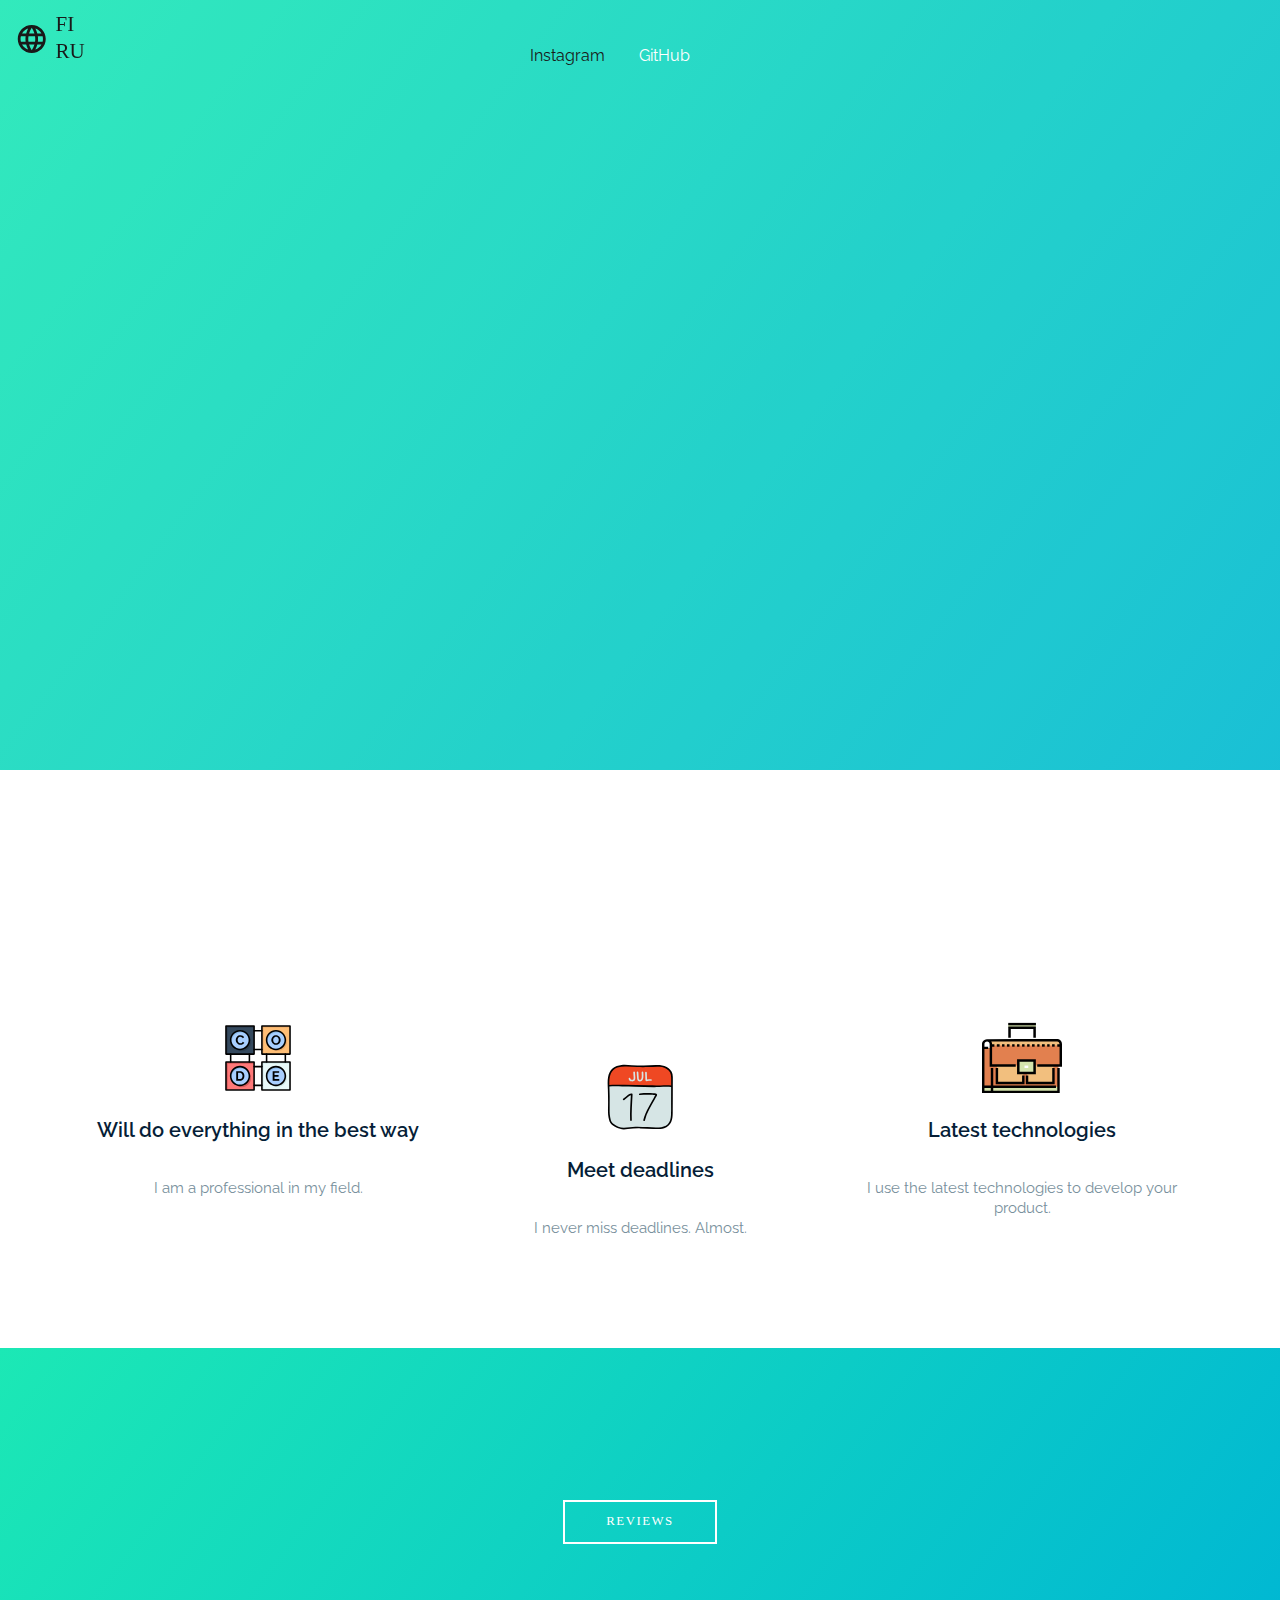
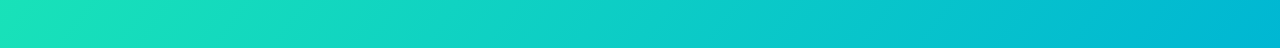
<file: index.html>
<!DOCTYPE html>
<html lang="en" dir="ltr">

<head>
  <meta charset="utf-8">
  <title>Illia || Dev</title>
  <link rel="stylesheet" href="styles/imports.css">
  <link rel="stylesheet" href="styles/header.css">
  <link rel="stylesheet" href="styles/main.css">
  <link rel="stylesheet" href="styles/footer.css">
  <link href="//maxcdn.bootstrapcdn.com/font-awesome/4.1.0/css/font-awesome.min.css" rel="stylesheet">
  <link href='https://fonts.googleapis.com/css?family=Lato' rel='stylesheet' type='text/css'>
</head>

<body>

  <header>
    
    <div class="links-list">
    
      <ul>
        <li>
          <a id="button-link__item" href="https://www.instagram.com/cebesayt/" target="_blank" style="color: black;">Instagram</a>
        </li>
        <li>
          <a id="button-link__item" href="https://github.com/Penanosd" target="_blank" style="color: #ffffff;">GitHub</a>
        </li>
        <li>
        </li>
      </ul>
    </div>
    <div class="languages">
      <img src="./pictures/languages.svg" alt="Language Icon">
      <div class="language-links">
        <a class="lang-link" href="./Fi_version.html">FI</a>
        <a class="lang-link" href="./Ru_version.html">RU</a>
      </div>
    </div>
    
    <div class="header-info-block">
      <h1 class='main-text'>I am Illia Zelenyi, a full-stack developer</h1>
      <span style="font-weight: 200; font-size: 18px; line-height: 30px;">If you want a high-quality product -
        you've come to the right place. I do everything: from bots to websites.</span><br><br>
      <a id="button-1" class="button" href="https://t.me/prodamraba" target="_blank">Telegram<img id="arrow-hover"
          src="pictures/plane.png" /></a>
    </div>

  </header>

  <main>

    <div class="main-text-main">
      <h1 class="main-title">Terms of work<br>
        <h3 class="sub-title">It's all simple</h3>
      </h1>
    </div>

    <div class="conditions-list">
      <div class="wrapper">
        <div class="conditions-list__item">
          <img src="pictures/code.svg" alt="" width="80px" height="80px">
          <p>Will do everything in the best way</p>
          <p class="description">I am a professional in my field.</p>
        </div>
        <div class="conditions-list__item">
          <img src="pictures/calendar.svg" alt="" width="80px" height="80px">
          <p>Meet deadlines</p>
          <p class="description">I never miss deadlines. Almost.</p>
        </div>
        <div class="conditions-list__item">
          <img src="pictures/prof.svg" alt="" width="80px" height="80px">
          <p>Latest technologies</p>
          <p class="description">I use the latest technologies to develop your product.</p>
        </div>
      </div>
    </div>
  </main>

  <footer>
    <div class="footer-title">
      <h1 class="main-title" style="color: #ffffff; text-transform: uppercase; padding-top: 50px;">Still not convinced to contact me?</h1><br>
      <a id="button-1" class="button" href="./not_yet.html" target="_blank">REVIEWS</a>
    </div>
  </footer>

</body>
</html>
</file>
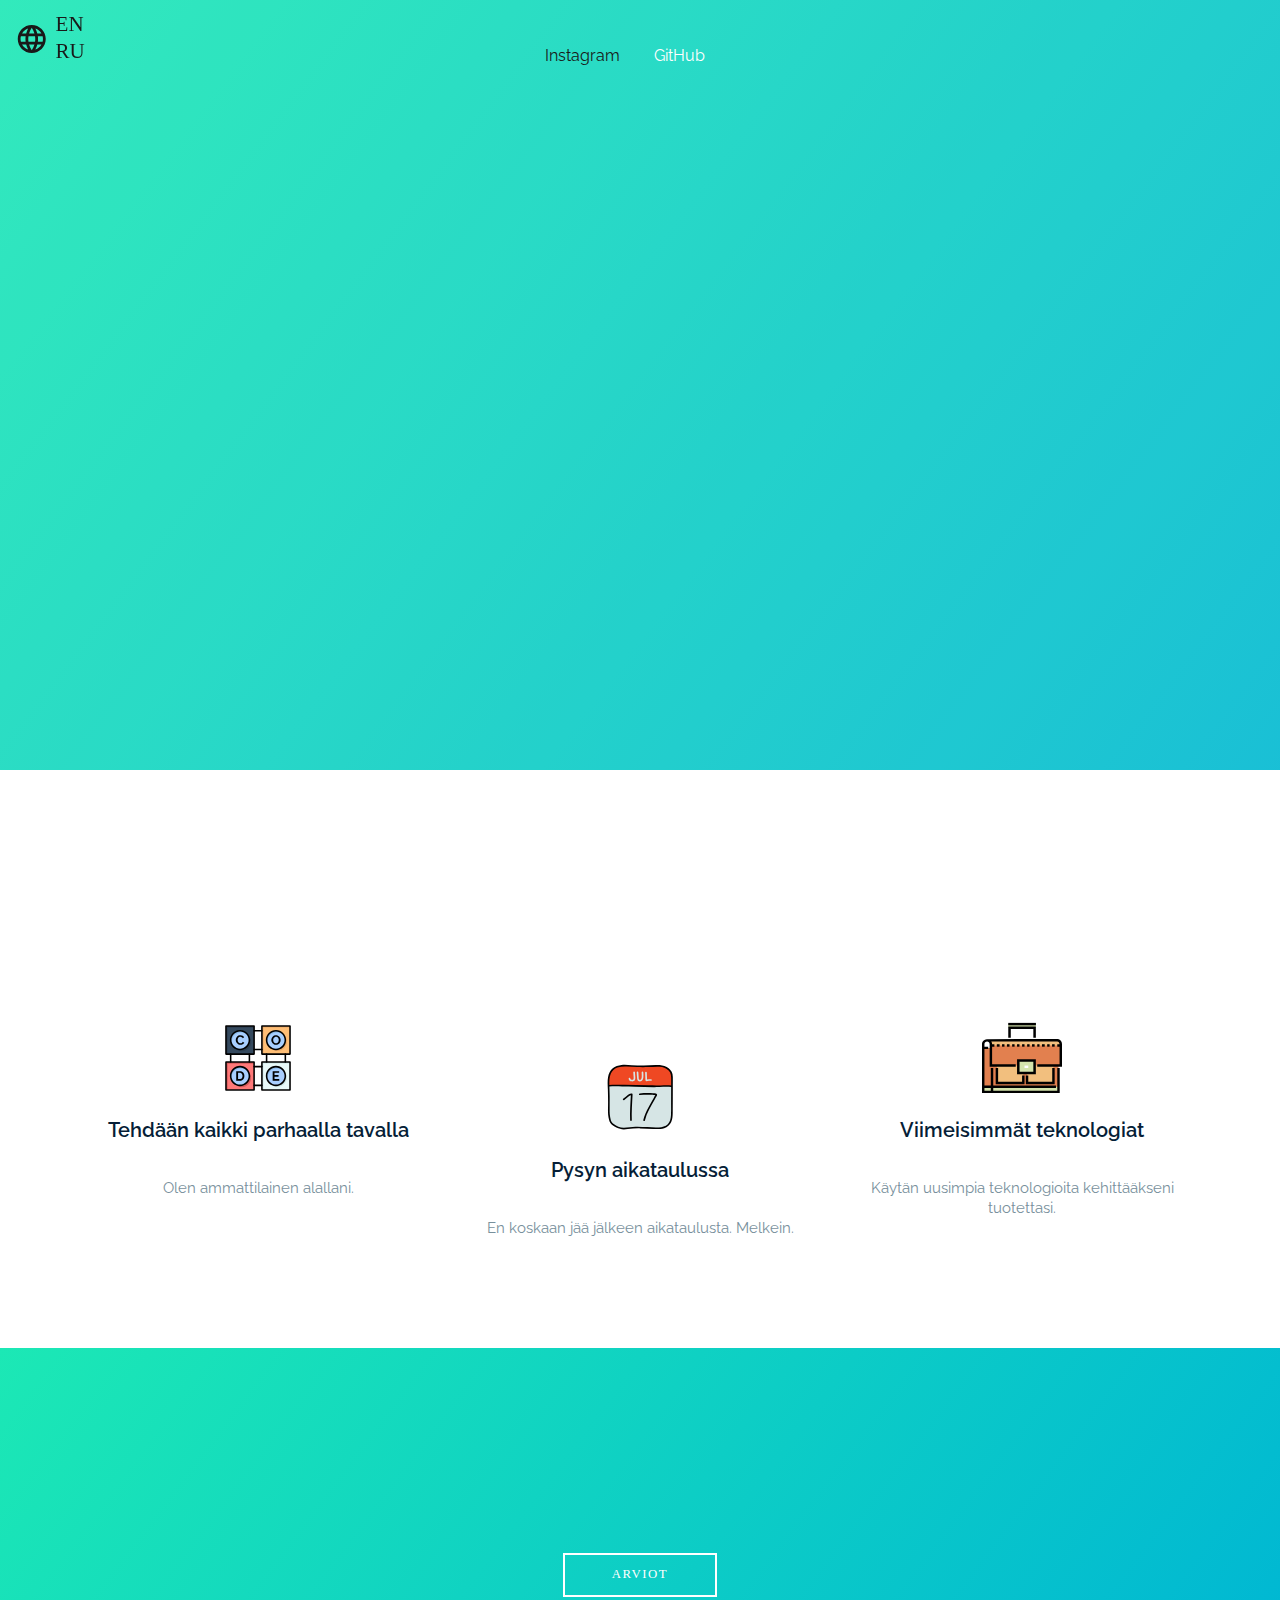
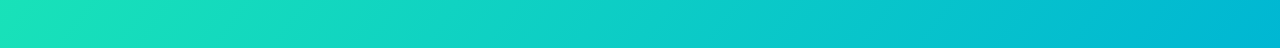
<file: Fi_version.html>
<!DOCTYPE html>
<html lang="fi" dir="ltr">

<head>
  <meta charset="utf-8">
  <title>Illia || Dev</title>
  <link rel="stylesheet" href="styles/imports.css">
  <link rel="stylesheet" href="styles/header.css">
  <link rel="stylesheet" href="styles/main.css">
  <link rel="stylesheet" href="styles/footer.css">
  <link href="//maxcdn.bootstrapcdn.com/font-awesome/4.1.0/css/font-awesome.min.css" rel="stylesheet">
  <link href='https://fonts.googleapis.com/css?family=Lato' rel='stylesheet' type='text/css'>
</head>

<body>

  <header>

    <div class="links-list">
      <ul>
        <li>
          <a id="button-link__item" href="https://www.instagram.com/cebesayt/" target="_blank" style="color: black;">Instagram</a>
        </li>
        <li>
          <a id="button-link__item" href="https://github.com/Penanosd" target="_blank" style="color: #ffffff;">GitHub</a>
        </li>
      </ul>
    </div>
</div>
<div class="languages">
    <img src="./pictures/languages.svg" alt="Language Icon">
    <div class="language-links">
      <a class="lang-link" href="./index.html">EN</a>
      <a class="lang-link" href="./RU_version.html">RU</a>
    </div>
  </div>
    <div class="header-info-block">
      <h1 class='main-text'>Olen Illia Zelenyi, full-stack-kehittäjä</h1>
      <span style="font-weight: 200; font-size: 18px; line-height: 30px;">Jos haluat laadukkaan tuotteen -
        olet tullut oikeaan paikkaan. Teen kaiken: boteista verkkosivuihin.</span><br><br>
      <a id="button-1" class="button" href="https://t.me/prodamraba" target="_blank">Telegram<img id="arrow-hover"
          src="pictures/plane.png" /></a>
    </div>

  </header>

  <main>

    <div class="main-text-main">
      <h1 class="main-title">Työn ehdot<br>
        <h3 class="sub-title">Kaikki on yksinkertaista</h3>
      </h1>
    </div>

    <div class="conditions-list">
      <div class="wrapper">
        <div class="conditions-list__item">
          <img src="pictures/code.svg" alt="" width="80px" height="80px">
          <p>Tehdään kaikki parhaalla tavalla</p>
          <p class="description">Olen ammattilainen alallani.</p>
        </div>
        <div class="conditions-list__item">
          <img src="pictures/calendar.svg" alt="" width="80px" height="80px">
          <p>Pysyn aikataulussa</p>
          <p class="description">En koskaan jää jälkeen aikataulusta. Melkein.</p>
        </div>
        <div class="conditions-list__item">
          <img src="pictures/prof.svg" alt="" width="80px" height="80px">
          <p>Viimeisimmät teknologiat</p>
          <p class="description">Käytän uusimpia teknologioita kehittääkseni tuotettasi.</p>
        </div>
      </div>
    </div>
  </main>

  <footer>
    <div class="footer-title">
      <h1 class="main-title" style="color: #ffffff; text-transform: uppercase; padding-top: 50px;">Et ole vielä vakuuttunut ottamaan minuun yhteyttä?</h1><br>
      <a id="button-1" class="button" href="./not_yet.html" target="_blank">ARVIOT</a>
    </div>
  </footer>

</body>
</html>
</file>
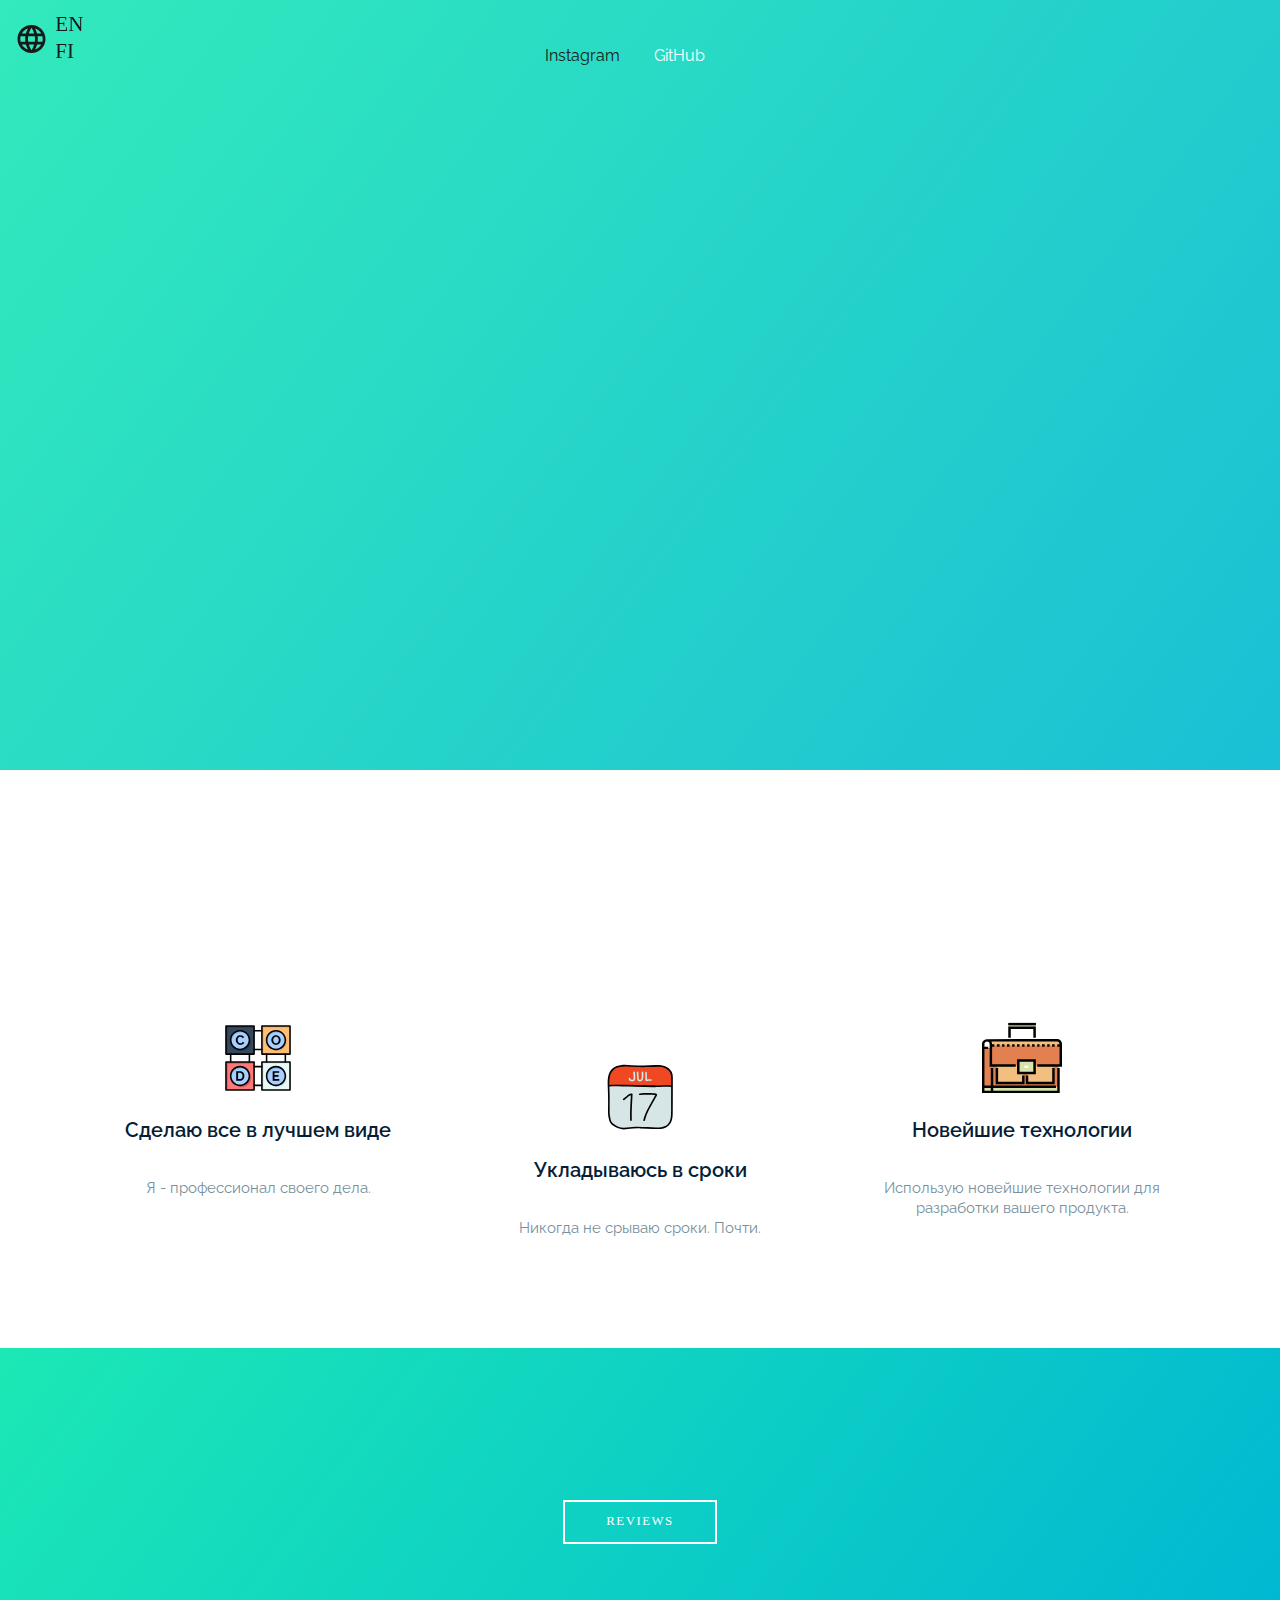
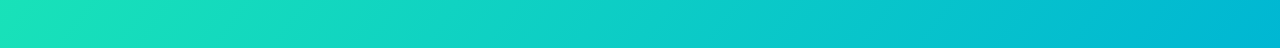
<file: Ru_version.html>
<!DOCTYPE html>
<html lang="ru" dir="ltr">

<head>
  <meta charset="utf-8">
  <title>Illia || Dev</title>
  <link rel="stylesheet" href="styles/imports.css">
  <link rel="stylesheet" href="styles/header.css">
  <link rel="stylesheet" href="styles/main.css">
  <link rel="stylesheet" href="styles/footer.css">
  <link href="//maxcdn.bootstrapcdn.com/font-awesome/4.1.0/css/font-awesome.min.css" rel="stylesheet">
  <link href='https://fonts.googleapis.com/css?family=Lato' rel='stylesheet' type='text/css'>
</head>

<body>

  <header>

    <div class="links-list">
      <ul>
        <li>
          <a id="button-link__item" href="https://www.instagram.com/cebesayt/" target="_blank" style="color: black;">Instagram</a>
        </li>
        <li>
          <a id="button-link__item" href="https://github.com/Penanosd" target="_blank" style="color: #ffffff;">GitHub</a>
        </li>
      </ul>
    </div>
    <div class="languages">
        <img src="./pictures/languages.svg" alt="Language Icon">
        <div class="language-links">
          <a class="lang-link" href="./index.html">EN</a>
          <a class="lang-link" href="./Fi_version.html">FI</a>
        </div>
      </div>
    <div class="header-info-block">
      <h1 class='main-text'>Я - illia zelenyi, full-stack разработчик</h1>
      <span style="font-weight: 200; font-size: 18px; line-height: 30px;">Если вы хотите получить качественный продукт -
        вы обратились по адресу. Делаю все: от ботов до сайтов.</span><br><br>
      <a id="button-1" class="button" href="https://t.me/prodamraba" target="_blank">Telegram<img id="arrow-hover"
          src="pictures/plane.png" /></a>
    </div>

  </header>

  <main>

    <div class="main-text-main">
      <h1 class="main-title">Условия работы<br>
        <h3 class="sub-title">Все просто</h3>
      </h1>
    </div>

    <div class="conditions-list">
      <div class="wrapper">
        <div class="conditions-list__item">
          <img src="pictures/code.svg" alt="" width="80px" height="80px">
          <p>Сделаю все в лучшем виде</p>
          <p class="description">Я - профессионал своего дела.</p>
        </div>
        <div class="conditions-list__item">
          <img src="pictures/calendar.svg" alt="" width="80px" height="80px">
          <p>Укладываюсь в сроки</p>
          <p class="description">Никогда не срываю сроки. Почти.</p>
        </div>
        <div class="conditions-list__item">
          <img src="pictures/prof.svg" alt="" width="80px" height="80px">
          <p>Новейшие технологии</p>
          <p class="description">Использую новейшие технологии для разработки вашего продукта.</p>
        </div>
      </div>
    </div>
  </main>

  <footer>
    <div class="footer-title">
      <h1 class="main-title" style="color: #ffffff; text-transform: uppercase; padding-top: 50px;">Все еще не убедил обратиться ко мне?</h1><br>
      <a id="button-1" class="button" href="./not_yet.html" target="_blank">REVIEWS</a>
    </div>
  </footer>

</body>
</html>
</file>
<file: styles/imports.css>
@import url('https://fonts.googleapis.com/css2?family=Raleway&display=swap');
@import url('https://fonts.googleapis.com/css2?family=Roboto&display=swap');

body {
  margin: 0;
}

a {
  text-decoration: none;
}

ul {
  list-style-type: none;
  padding: 0;
  margin: 0;
}
</file>
<file: styles/header.css>
header {
  opacity: 0.902;
  height: 750px;
  background-image: linear-gradient(-53deg, #00b7d3 0%, #1ce8b5 100%);
  padding-top: 20px;
  background-attachment: fixed;
}

.links-list {
  font-family: 'Raleway', sans-serif;
  align-items: center;
  display: flex;
  margin-top: 25px;
  justify-content: center;
  animation: fromUp 1.5s;
  height: 20px;
}

.links-list li {
  display:inline;
  margin-right: 30px;
}

#button-link__item:hover {
  animation: hrefPlus 0.3s forwards;
}

#button-link__item:not(:hover) {
  animation: hrefMinus 0.3s forwards;
}


@keyframes hrefPlus {
  from {
    font-size: 15px;
  }
  to {
    font-size: 20px;
  }
}

@keyframes hrefMinus {
  from {
    font-size: 20px;
  }
  to {
    font-size: 15px;
  }
}

@keyframes fromUp {
  0% {
    margin-top: -50px;
  }

  100% {
    margin-top: 25px;
  }

}

@keyframes fadeIn {
  from {
    opacity: 0;
  }

  to {
    opacity: 1;
  }
}

@keyframes Plus {
  from {
    height: 40px;
    width: 150px;
  }

  to {
    height: 45px;
    width: 155px;
  }
}

@keyframes Minus {
  from {
    height: 45px;
    width: 155px;
  }

  to {
    height: 40px;
    width: 150px;
  }
}


.header-info-block {
  opacity: 0;
  width: 600px;
  padding-top: 170px;
  padding-left: 110px;
  animation: fadeIn 0.7s forwards 1.2s;
  color: #ffffff;
  font-family: "Raleway";
  text-align: left;
}

.main-text {
  font-size: 55px;
  line-height: 65px;
  text-transform: uppercase;
  font-weight: 800;

}


.button {
  display: inline-flex;
  height: 40px;
  width: 150px;
  border: 2px solid #ffffff;
  color: #ffffff;
  text-transform: uppercase;
  text-decoration: none;
  font-size: .8em;
  letter-spacing: 1.5px;
  align-items: center;
  justify-content: center;
  overflow: hidden;
}


#arrow-hover {
  width: 15px;
  height: 10px;
  position: absolute;
  transform: translateX(60px);
  opacity: 0;
  -webkit-transition: all .25s cubic-bezier(.14, .59, 1, 1.01);
  transition: all .15s cubic-bezier(.14, .59, 1, 1.01);
  margin: 0;
  padding: 0 5px;
}

#button-1:hover img {
  width: 15px;
  opacity: 1;
  transform: translateX(50px);
}

#button-1:hover {
  animation: Plus 0.3s forwards;
}

#button-1:not(:hover) img {
  width: 15px;
  opacity: 0;
  transform: translateX(60px);
}

#button-1:not(:hover) {
  animation: Minus 0.3s forwards;
}
</file>
<file: styles/main.css>
.main-text-main {
  text-align: center;
}

.main-title {
  opacity: 0;
  font-size: 45px;
  color: #061e37;
  font-weight: 600;
  font-family: "Raleway";
  text-align: center;
  animation: fadeIn 0.7s forwards 1.2s;
}

.sub-title {
  opacity: 0;
  margin-top: -20px;
  font-size: 25px;
  color: #b0bec5;
  font-weight: 600;
  font-family: "Raleway";
  text-align: center;
  animation: fadeIn 0.7s forwards 1.2s;
}

.conditions-list {
  height: 400px;
  width: 100%;
}

.conditions-list .wrapper {
  box-sizing: border-box;
  display: flex;
  gap: 32px;
  justify-content: center;
  align-items: center;
  padding: 0 300px;
  width: 100%;
}


.description {
  width: 350px;
height: 52px;
font-size: 15px;
line-height: 20px;
color: #78909c;
font-weight: 400;
font-family: "Raleway";
text-align: center;
}


.conditions-list__item {
  padding-top: 100px;
  display: flex;
  flex-direction: column;
  justify-content: center;
  align-items: center;
  font-size: 20px;
  line-height: 25px;
  color: #061e37;
  font-weight: 600;
  font-family: "Raleway";
  text-align: center;
}

.conditions-list__item:nth-child(2) {
  transform: translateY(40px);
}

.languages {
  position: fixed;
  top: 0;
  left: 0;
  transform: scale(0.7);
  display: flex;
  align-items: center; /* Центрирование по вертикали */
}

.languages img {
  margin-right: 10px; /* Отступ между изображением и ссылками */
}

.language-links {
  display: flex;
  flex-direction: column; /* Размещение ссылок в столбец */
}

.lang-link {
  font-size: 30px;
  color: black;
  text-decoration: none; /* Убрать подчеркивание у ссылок */
  margin-bottom: 5px; /* Отступ между ссылками */
}
</file>
<file: styles/footer.css>
footer {
  background-image: linear-gradient(-53deg, #00b7d3 0%, #1ce8b5 100%);
  height: 300px;
  font-family: "Railway";
}

.footer-title {
  justify-content: center;
  align-items: center;
  text-align: center;
}
</file>
